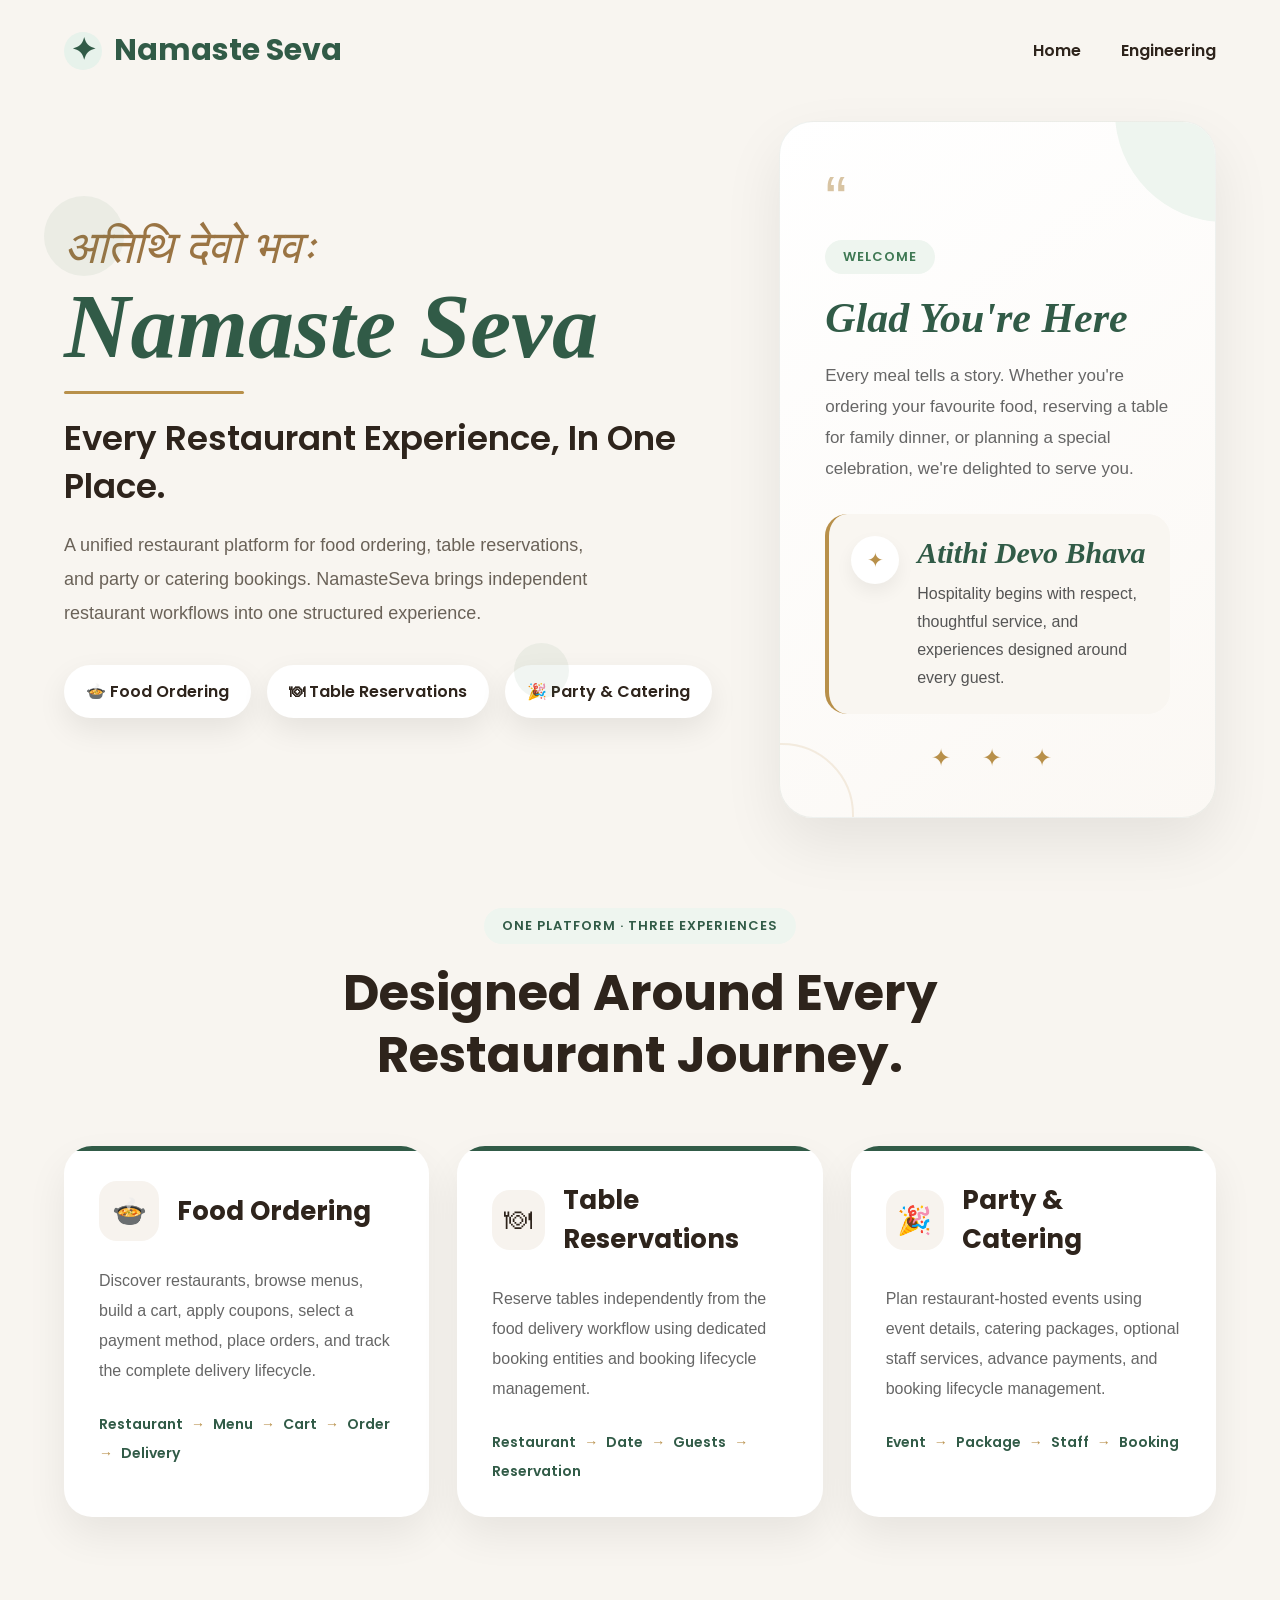
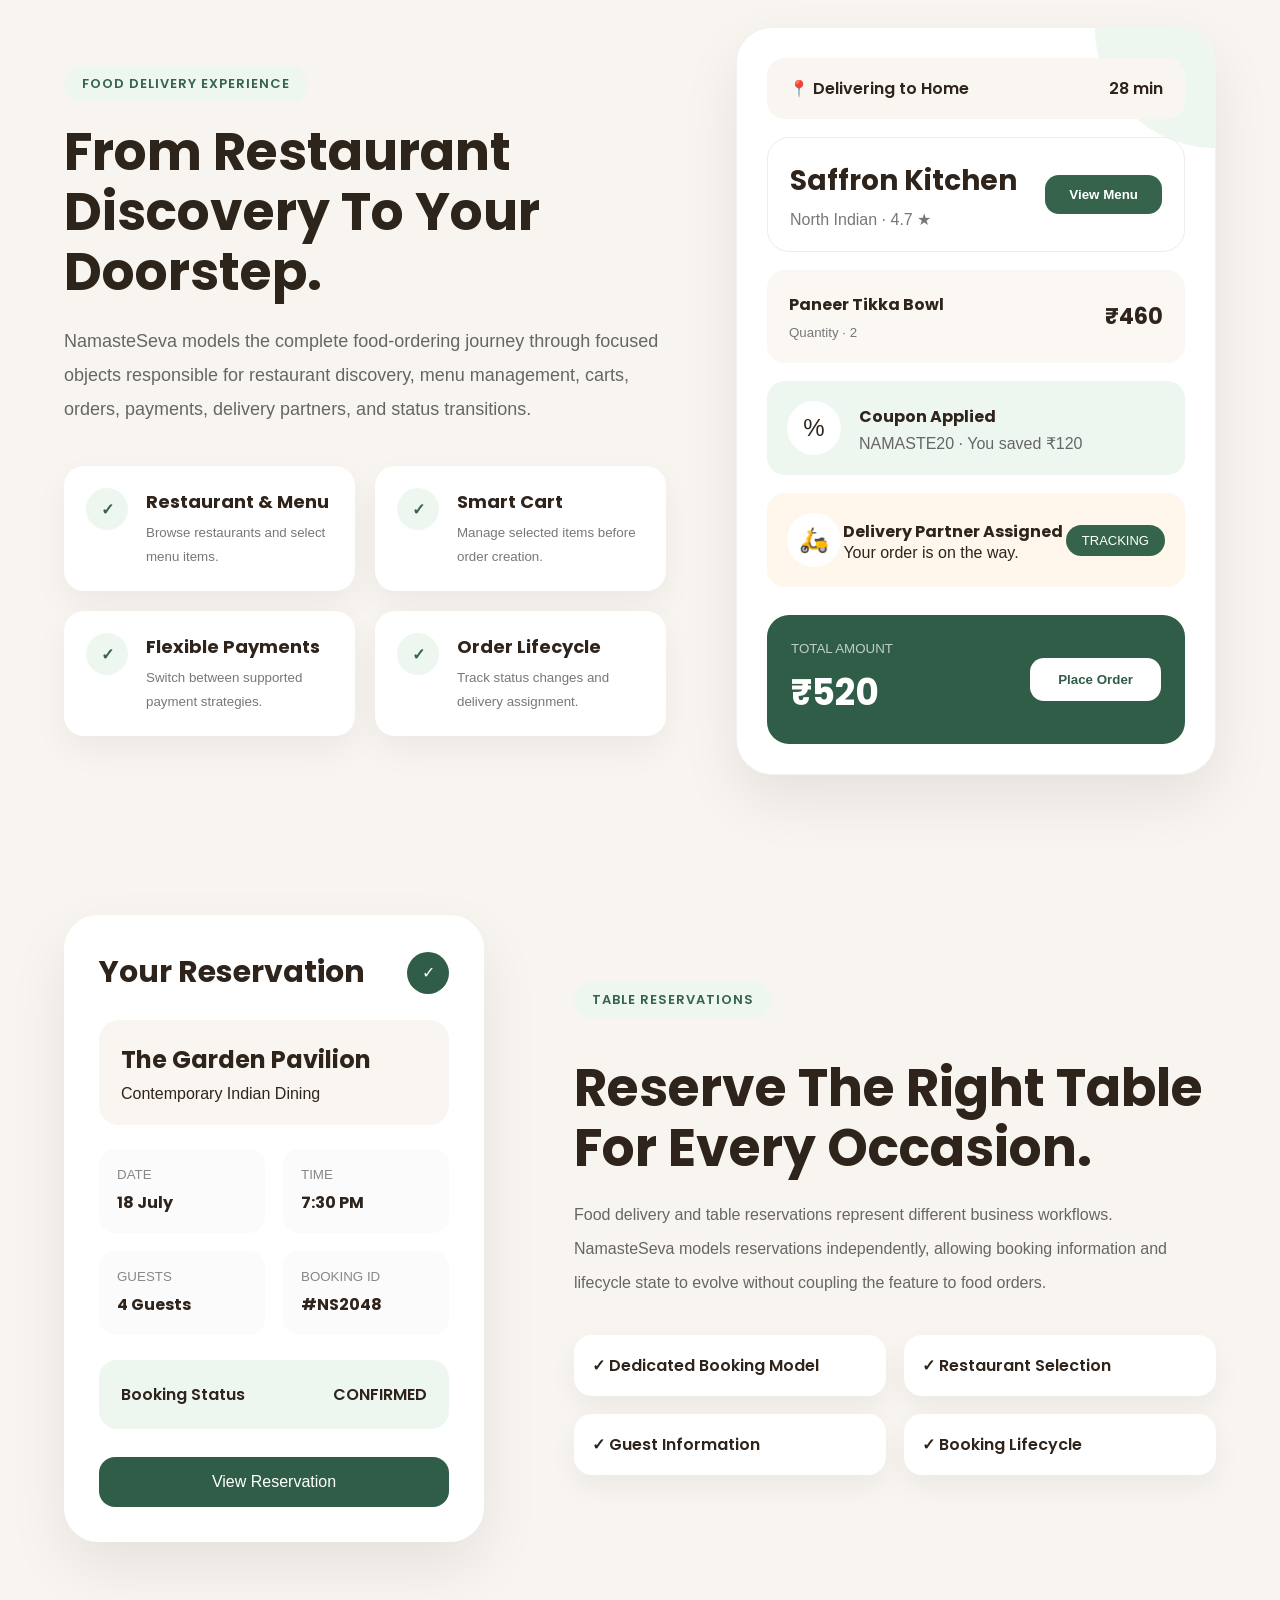
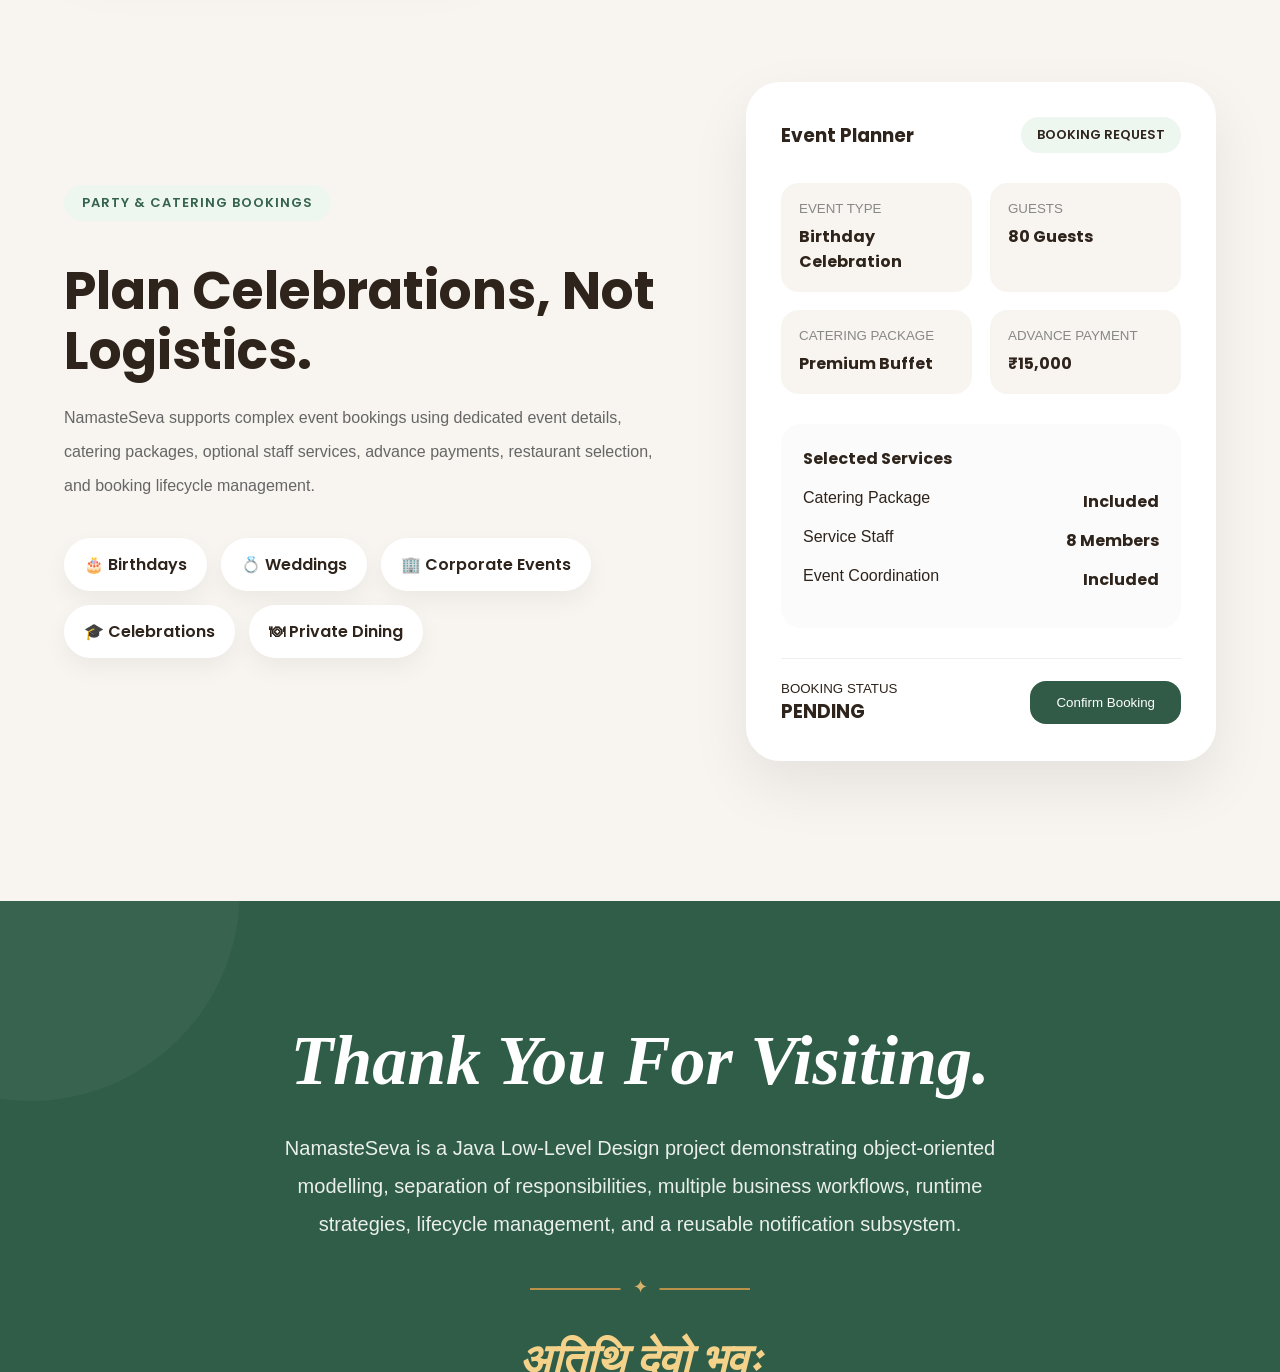
<file: docs/index.html>
<!DOCTYPE html>
<html lang="en">

<head>
    <meta charset="UTF-8">
    <meta name="viewport"
          content="width=device-width, initial-scale=1.0">

    <title>NamasteSeva</title>

    <meta http-equiv="refresh"
          content="0; url=customer.html">
</head>

<body>
    <p>Opening NamasteSeva...</p>

    <a href="customer.html">
        Enter NamasteSeva
    </a>
</body>

</html>
</file>
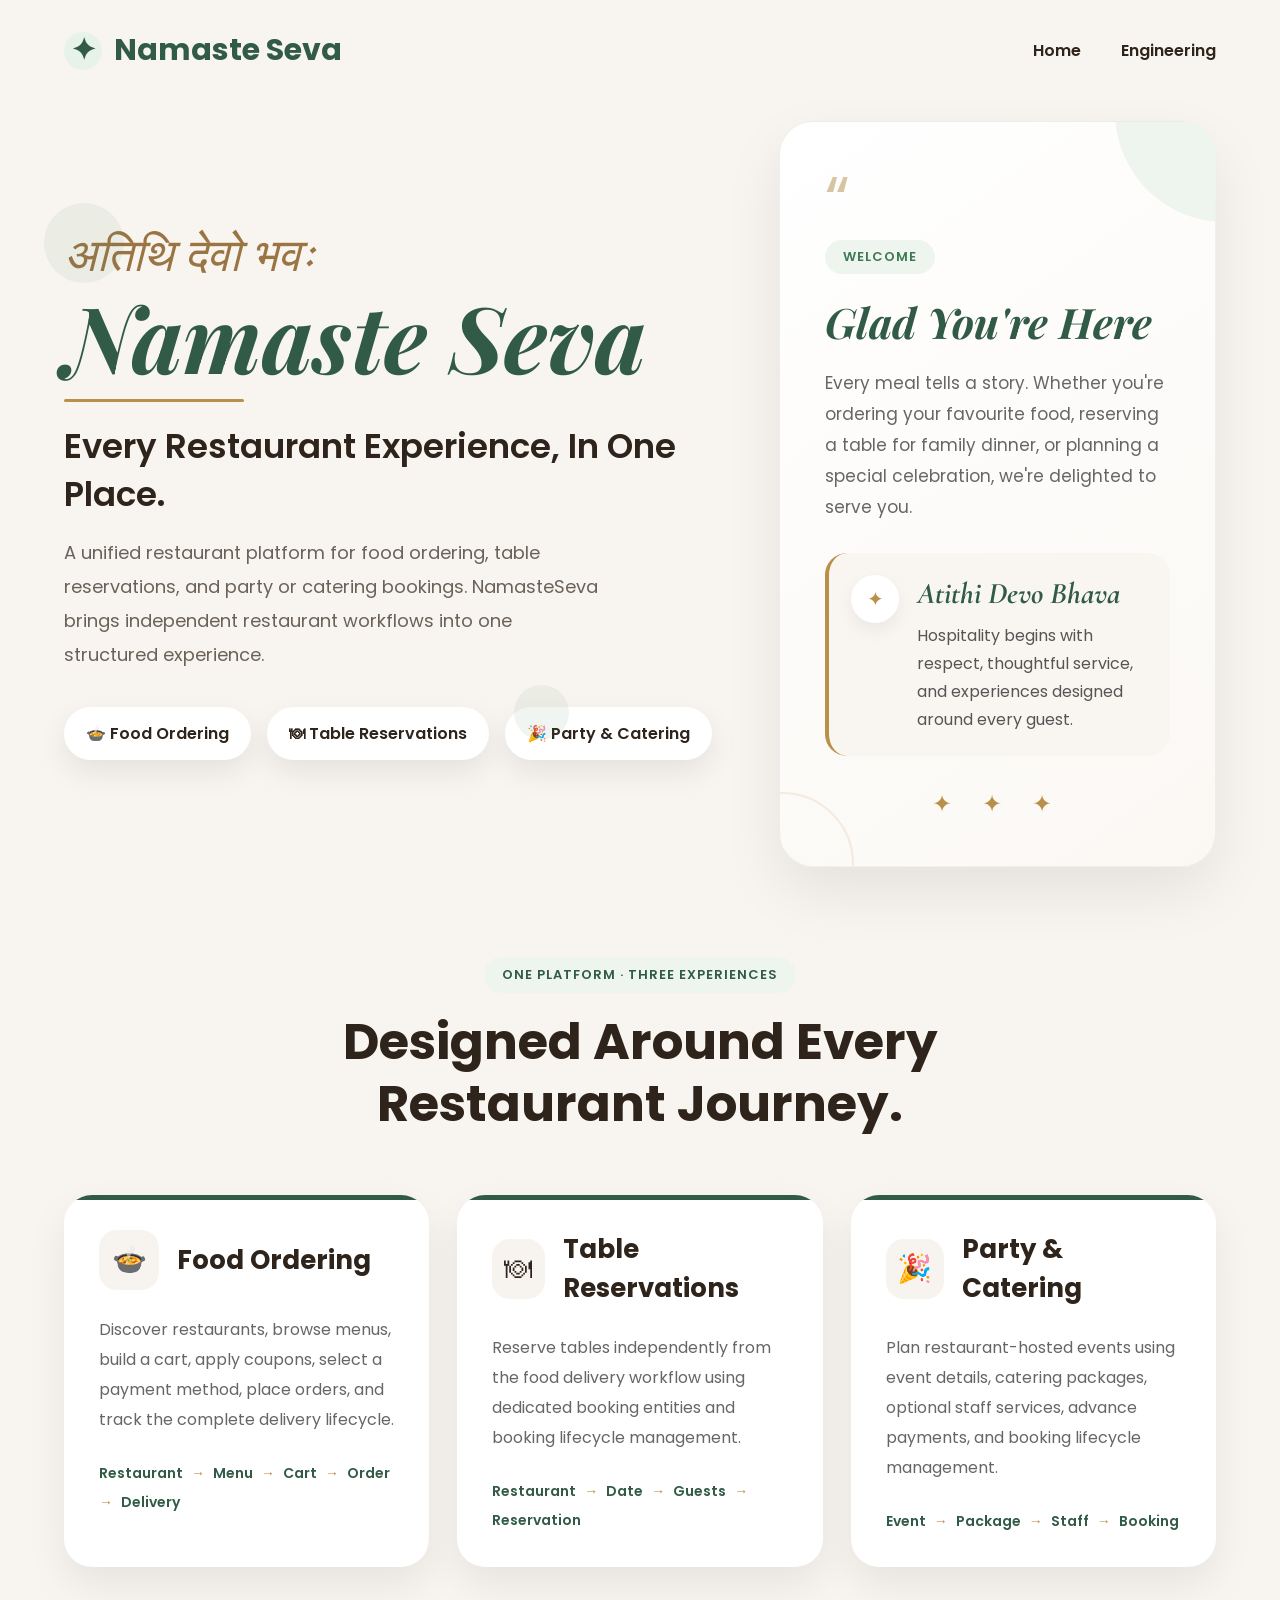
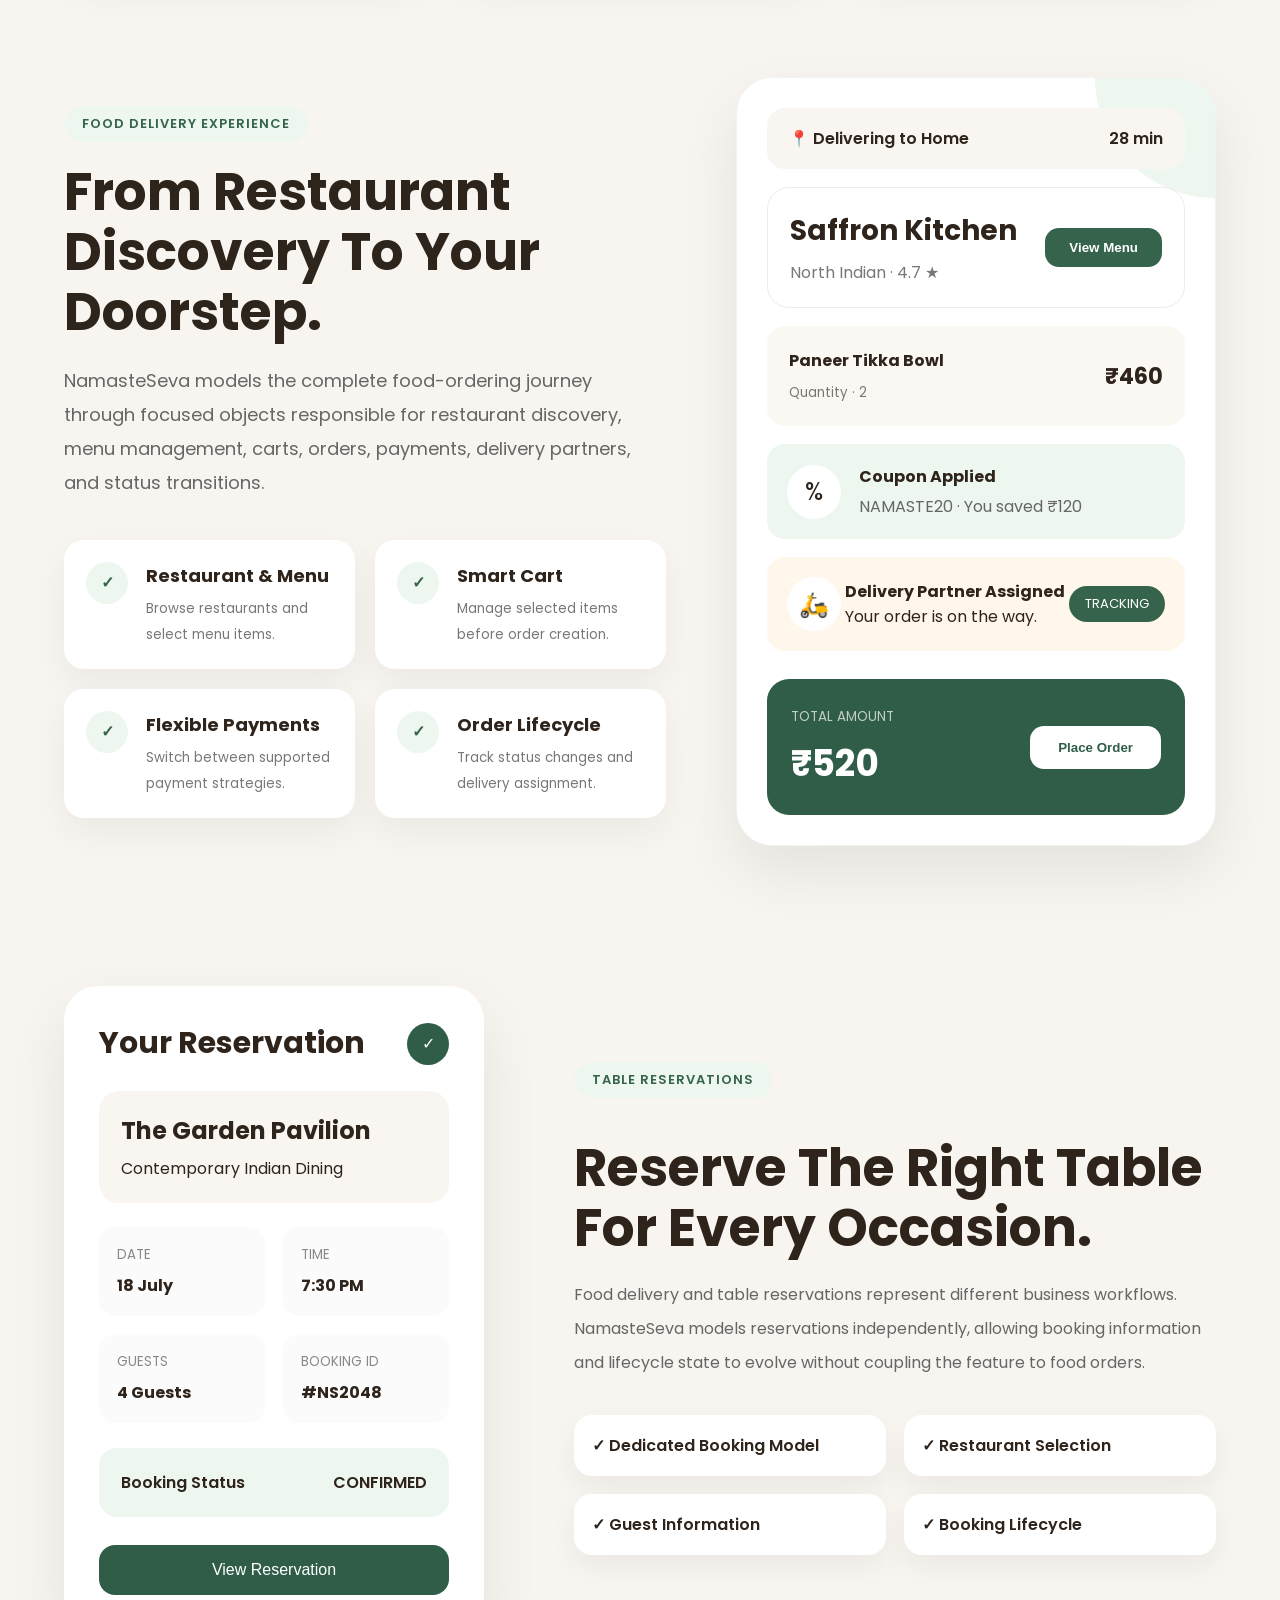
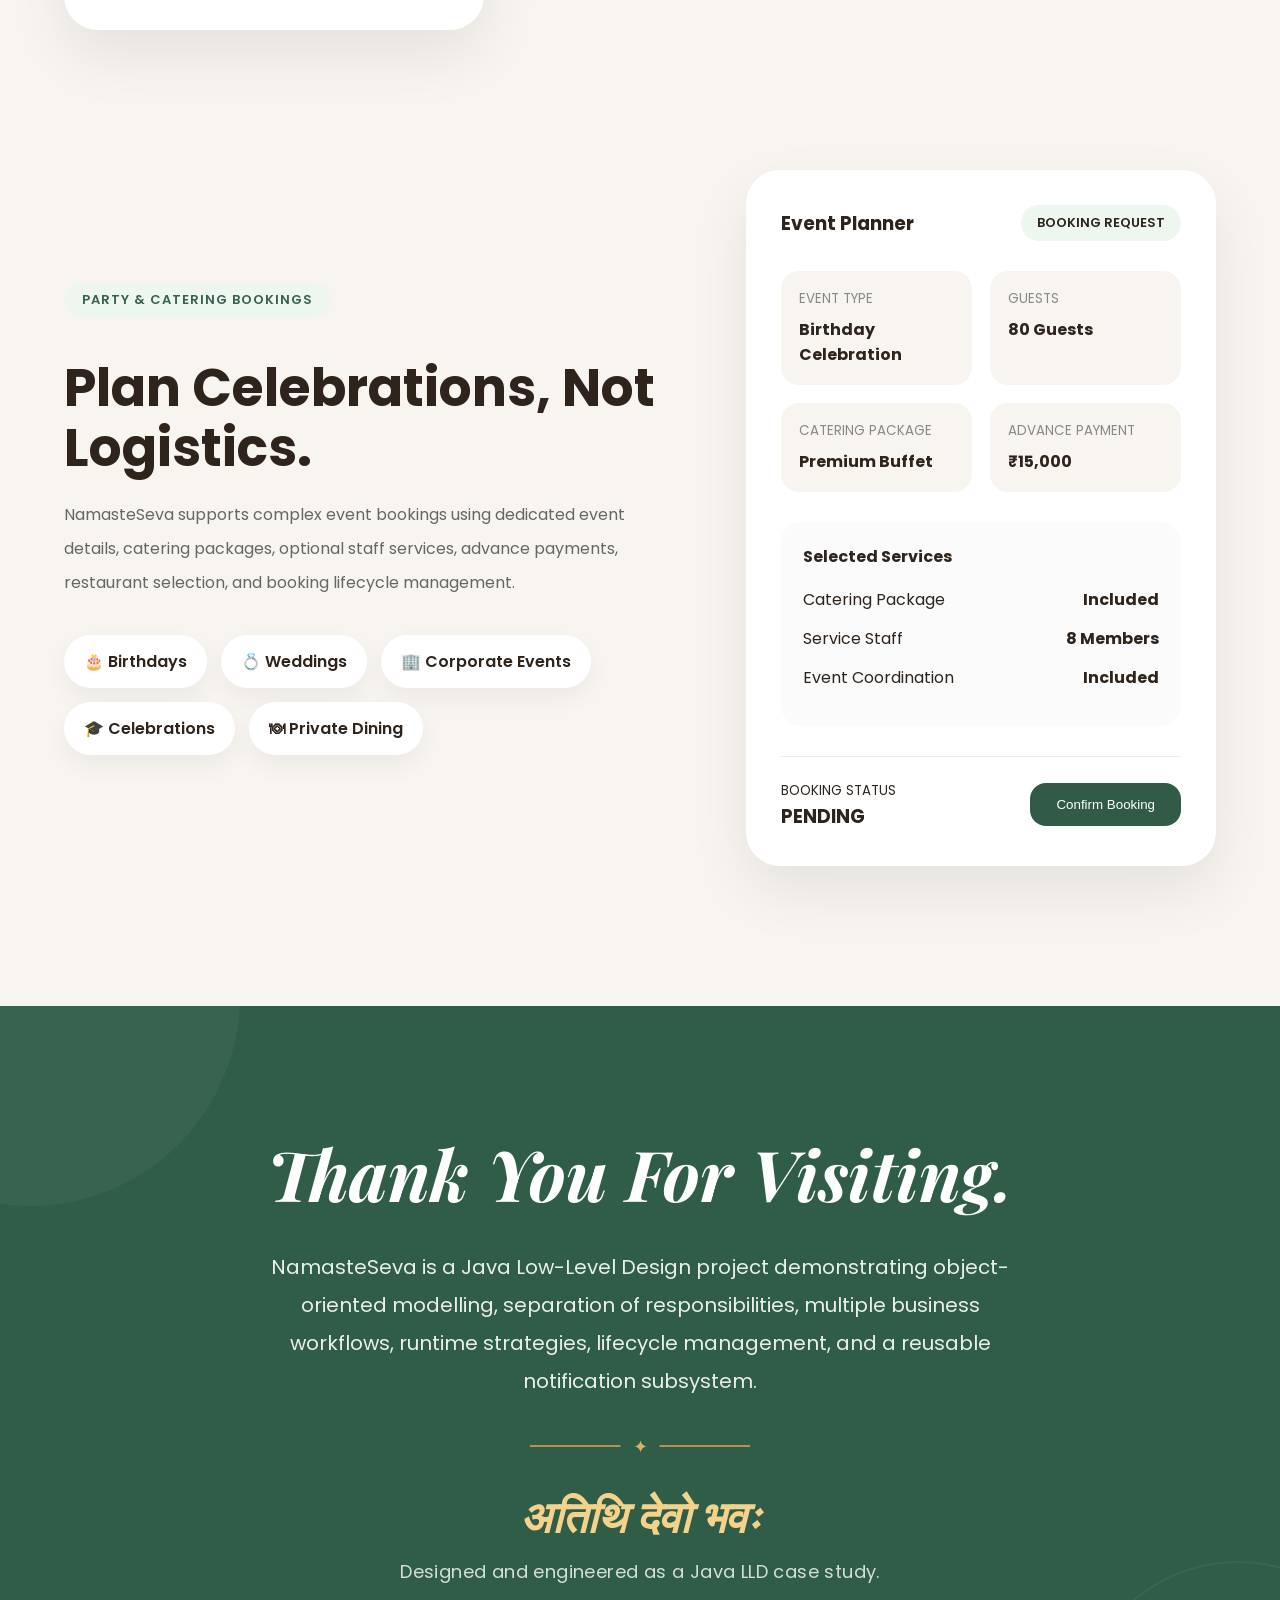
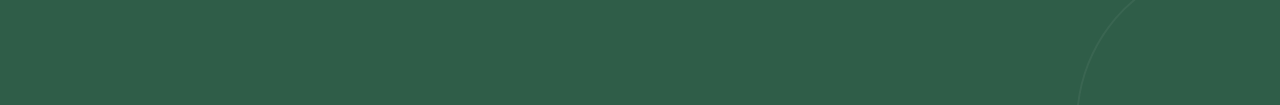
<file: docs/customer.html>
<!DOCTYPE html>
<html lang="en">

<head>
    <meta charset="UTF-8">

    <meta name="viewport"
          content="width=device-width, initial-scale=1.0">

    <title>Namaste Seva | Restaurant Experience Platform</title>

    <!-- Google Fonts -->
    <link rel="preconnect" href="https://fonts.googleapis.com">

    <link rel="preconnect"
          href="https://fonts.gstatic.com"
          crossorigin>

    <link href="https://fonts.googleapis.com/css2?family=Cormorant+Garamond:ital,wght@0,600;0,700;1,600;1,700&family=Playfair+Display:ital,wght@0,600;0,700;1,600;1,700&family=Poppins:wght@400;500;600;700&display=swap"
          rel="stylesheet">

    <!-- Customer Page CSS -->
    <link rel="stylesheet" href="style.css">
</head>


<body>


<!-- =========================================================
     NAVBAR
========================================================= -->

<header class="navbar">

    <div class="brand">

        <div class="brand-icon">✦</div>

        <span>Namaste Seva</span>

    </div>


    <nav class="nav-links">

        <a href="customer.html">Home</a>

        <a href="engineer.html">Engineering</a>

    </nav>

</header>



<!-- =========================================================
     HERO SECTION
========================================================= -->

<main>

<section class="hero">


    <div class="hero-left">

        <div class="leaf leaf-one"></div>

        <div class="leaf leaf-two"></div>


        <p class="sanskrit">
            अतिथि देवो भवः
        </p>


        <h1>
            Namaste Seva
        </h1>


        <div class="hero-line"></div>


        <h2>
            Every Restaurant Experience,
            In One Place.
        </h2>


        <p class="subtitle">

            A unified restaurant platform for food ordering,
            table reservations, and party or catering bookings.

            NamasteSeva brings independent restaurant workflows
            into one structured experience.

        </p>


        <div class="service-pills">

            <span>🍲 Food Ordering</span>

            <span>🍽 Table Reservations</span>

            <span>🎉 Party & Catering</span>

        </div>

    </div>



    <div class="hero-right">


        <article class="welcome-widget">


            <div class="quote-mark">
                “
            </div>


            <span class="welcome-badge">
                WELCOME
            </span>


            <h3>
                Glad You're Here
            </h3>


            <p class="welcome-text">

                Every meal tells a story.

                Whether you're ordering your favourite food,
                reserving a table for family dinner,
                or planning a special celebration,
                we're delighted to serve you.

            </p>


            <div class="quote-card">


                <div class="quote-icon">
                    ✦
                </div>


                <div>

                    <span>
                        Atithi Devo Bhava
                    </span>


                    <p>

                        Hospitality begins with respect,
                        thoughtful service, and experiences
                        designed around every guest.

                    </p>

                </div>


            </div>


            <div class="bottom-decoration">
                ✦ ✦ ✦
            </div>


        </article>


    </div>


</section>



<!-- =========================================================
     SERVICES SECTION
========================================================= -->

<section class="services-section">


    <div class="section-heading">

        <p>
            ONE PLATFORM · THREE EXPERIENCES
        </p>


        <h2>
            Designed Around Every Restaurant Journey.
        </h2>

    </div>



    <div class="services-grid">


        <!-- FOOD ORDERING -->


        <article class="service-box">


            <div class="service-top">

                <div class="service-icon">
                    🍲
                </div>


                <h3>
                    Food Ordering
                </h3>

            </div>


            <p>

                Discover restaurants, browse menus,
                build a cart, apply coupons, select a
                payment method, place orders, and track
                the complete delivery lifecycle.

            </p>


            <div class="workflow">

                Restaurant

                <span>→</span>

                Menu

                <span>→</span>

                Cart

                <span>→</span>

                Order

                <span>→</span>

                Delivery

            </div>


        </article>



        <!-- TABLE BOOKING -->


        <article class="service-box">


            <div class="service-top">

                <div class="service-icon">
                    🍽
                </div>


                <h3>
                    Table Reservations
                </h3>

            </div>


            <p>

                Reserve tables independently from the
                food delivery workflow using dedicated
                booking entities and booking lifecycle
                management.

            </p>


            <div class="workflow">

                Restaurant

                <span>→</span>

                Date

                <span>→</span>

                Guests

                <span>→</span>

                Reservation

            </div>


        </article>



        <!-- CATERING -->


        <article class="service-box">


            <div class="service-top">

                <div class="service-icon">
                    🎉
                </div>


                <h3>
                    Party & Catering
                </h3>

            </div>


            <p>

                Plan restaurant-hosted events using event
                details, catering packages, optional staff
                services, advance payments, and booking
                lifecycle management.

            </p>


            <div class="workflow">

                Event

                <span>→</span>

                Package

                <span>→</span>

                Staff

                <span>→</span>

                Booking

            </div>


        </article>


    </div>


</section>



<!-- =========================================================
     FOOD ORDERING SHOWCASE
========================================================= -->

<section class="feature-showcase">


    <div class="feature-left">


        <span class="section-tag">
            FOOD DELIVERY EXPERIENCE
        </span>


        <h2>
            From Restaurant Discovery
            To Your Doorstep.
        </h2>


        <p>

            NamasteSeva models the complete food-ordering
            journey through focused objects responsible for
            restaurant discovery, menu management, carts,
            orders, payments, delivery partners, and status
            transitions.

        </p>



        <div class="feature-list">


            <div class="feature-item">

                <div class="check">
                    ✓
                </div>

                <div>

                    <h4>
                        Restaurant & Menu
                    </h4>

                    <small>
                        Browse restaurants and select menu items.
                    </small>

                </div>

            </div>



            <div class="feature-item">

                <div class="check">
                    ✓
                </div>

                <div>

                    <h4>
                        Smart Cart
                    </h4>

                    <small>
                        Manage selected items before order creation.
                    </small>

                </div>

            </div>



            <div class="feature-item">

                <div class="check">
                    ✓
                </div>

                <div>

                    <h4>
                        Flexible Payments
                    </h4>

                    <small>
                        Switch between supported payment strategies.
                    </small>

                </div>

            </div>



            <div class="feature-item">

                <div class="check">
                    ✓
                </div>

                <div>

                    <h4>
                        Order Lifecycle
                    </h4>

                    <small>
                        Track status changes and delivery assignment.
                    </small>

                </div>

            </div>


        </div>


    </div>



    <!-- ORDER UI -->


    <div class="order-ui">


        <div class="location">

            <span>
                📍 Delivering to Home
            </span>

            <span>
                28 min
            </span>

        </div>



        <div class="restaurant">


            <div>

                <h3>
                    Saffron Kitchen
                </h3>

                <p>
                    North Indian · 4.7 ★
                </p>

            </div>


            <button>
                View Menu
            </button>


        </div>



        <div class="food-card">


            <div>

                <strong>
                    Paneer Tikka Bowl
                </strong>

                <small>
                    Quantity · 2
                </small>

            </div>


            <span>
                ₹460
            </span>


        </div>



        <div class="coupon-card">


            <div>
                %
            </div>


            <div>

                <strong>
                    Coupon Applied
                </strong>

                <p>
                    NAMASTE20 · You saved ₹120
                </p>

            </div>


        </div>



        <div class="delivery-card">


            <div>
                🛵
            </div>


            <div>

                <strong>
                    Delivery Partner Assigned
                </strong>

                <p>
                    Your order is on the way.
                </p>

            </div>


            <span>
                TRACKING
            </span>


        </div>



        <div class="payment-card">


            <div>

                <small>
                    TOTAL AMOUNT
                </small>

                <h3>
                    ₹520
                </h3>

            </div>


            <button>
                Place Order
            </button>


        </div>


    </div>


</section>



<!-- =========================================================
     TABLE RESERVATION
========================================================= -->

<section class="reservation-showcase">


    <!-- BOOKING UI -->


    <div class="reservation-ui">


        <div class="booking-header">


            <h3>
                Your Reservation
            </h3>


            <span>
                ✓
            </span>


        </div>



        <div class="booking-card">


            <h4>
                The Garden Pavilion
            </h4>


            <p>
                Contemporary Indian Dining
            </p>


        </div>



        <div class="booking-grid">


            <div>

                <small>
                    DATE
                </small>

                <strong>
                    18 July
                </strong>

            </div>



            <div>

                <small>
                    TIME
                </small>

                <strong>
                    7:30 PM
                </strong>

            </div>



            <div>

                <small>
                    GUESTS
                </small>

                <strong>
                    4 Guests
                </strong>

            </div>



            <div>

                <small>
                    BOOKING ID
                </small>

                <strong>
                    #NS2048
                </strong>

            </div>


        </div>



        <div class="payment-status">

            <span>
                Booking Status
            </span>

            <span>
                CONFIRMED
            </span>

        </div>


        <button>
            View Reservation
        </button>


    </div>



    <!-- RESERVATION CONTENT -->


    <div class="reservation-content">


        <span class="section-tag">
            TABLE RESERVATIONS
        </span>


        <h2>
            Reserve The Right Table
            For Every Occasion.
        </h2>


        <p>

            Food delivery and table reservations represent
            different business workflows.

            NamasteSeva models reservations independently,
            allowing booking information and lifecycle state
            to evolve without coupling the feature to food
            orders.

        </p>



        <div class="reservation-features">


            <div class="reservation-chip">
                ✓ Dedicated Booking Model
            </div>


            <div class="reservation-chip">
                ✓ Restaurant Selection
            </div>


            <div class="reservation-chip">
                ✓ Guest Information
            </div>


            <div class="reservation-chip">
                ✓ Booking Lifecycle
            </div>


        </div>


    </div>


</section>



<!-- =========================================================
     PARTY & CATERING
========================================================= -->

<section class="catering-showcase">


    <div class="catering-content">


        <span class="section-tag">
            PARTY & CATERING BOOKINGS
        </span>


        <h2>
            Plan Celebrations,
            Not Logistics.
        </h2>


        <p>

            NamasteSeva supports complex event bookings
            using dedicated event details, catering packages,
            optional staff services, advance payments,
            restaurant selection, and booking lifecycle
            management.

        </p>



        <div class="event-tags">

            <span>🎂 Birthdays</span>

            <span>💍 Weddings</span>

            <span>🏢 Corporate Events</span>

            <span>🎓 Celebrations</span>

            <span>🍽 Private Dining</span>

        </div>


    </div>



    <!-- EVENT PLANNER -->


    <div class="planner">


        <div class="planner-top">


            <h3>
                Event Planner
            </h3>


            <span>
                BOOKING REQUEST
            </span>


        </div>



        <div class="planner-grid">


            <div>

                <small>
                    EVENT TYPE
                </small>

                <strong>
                    Birthday Celebration
                </strong>

            </div>



            <div>

                <small>
                    GUESTS
                </small>

                <strong>
                    80 Guests
                </strong>

            </div>



            <div>

                <small>
                    CATERING PACKAGE
                </small>

                <strong>
                    Premium Buffet
                </strong>

            </div>



            <div>

                <small>
                    ADVANCE PAYMENT
                </small>

                <strong>
                    ₹15,000
                </strong>

            </div>


        </div>



        <div class="planner-services">


            <h4>
                Selected Services
            </h4>


            <div class="service-row">

                <span>
                    Catering Package
                </span>

                <strong>
                    Included
                </strong>

            </div>



            <div class="service-row">

                <span>
                    Service Staff
                </span>

                <strong>
                    8 Members
                </strong>

            </div>



            <div class="service-row">

                <span>
                    Event Coordination
                </span>

                <strong>
                    Included
                </strong>

            </div>


        </div>



        <div class="planner-footer">


            <div>

                <small>
                    BOOKING STATUS
                </small>

                <h3>
                    PENDING
                </h3>

            </div>


            <button>
                Confirm Booking
            </button>


        </div>


    </div>


</section>



<!-- =========================================================
     THANK YOU / FOOTER
========================================================= -->

<section class="thankyou">


    <div class="thankyou-content">


        <h2>
            Thank You For Visiting.
        </h2>


        <p>

            NamasteSeva is a Java Low-Level Design project
            demonstrating object-oriented modelling,
            separation of responsibilities, multiple business
            workflows, runtime strategies, lifecycle
            management, and a reusable notification subsystem.

        </p>


        <div class="footer-line"></div>


        <h3>
            अतिथि देवो भवः
        </h3>


        <span>
            Designed and engineered as a Java LLD case study.
        </span>


    </div>


</section>


</main>


</body>

</html>
</file>
<file: docs/style.css>
*{
margin:0;
padding:0;
box-sizing:border-box;
}

body{

font-family:Poppins,sans-serif;

background:#F8F5F0;

color:#2E241C;

overflow-x:hidden;

}

.navbar{

width:90%;

margin:auto;

padding:28px 0;

display:flex;

justify-content:space-between;

align-items:center;

}

.brand{

display:flex;

align-items:center;

gap:12px;

font-size:30px;

font-weight:700;

color:#315B47;

}

.brand-icon{

width:38px;

height:38px;

border-radius:50%;

background:#E7F2EB;

display:flex;

justify-content:center;

align-items:center;

}

.nav-links{

display:flex;

gap:40px;

}

.nav-links a{

text-decoration:none;

font-weight:600;

color:#2E241C;

}

.hero{

width:90%;

margin:20px auto;

display:grid;

grid-template-columns:1.2fr .8fr;

align-items:center;

gap:60px;

min-height:75vh;

}

.hero-left{

position:relative;

}

.leaf{

position:absolute;

width:80px;

height:80px;

border-radius:50%;

background:rgba(79,127,90,.08);

}

.leaf-one{

top:-25px;

left:-20px;

}

.leaf-two{

bottom:20px;

right:150px;

width:55px;

height:55px;

}

.sanskrit{

font-family:"Cormorant Garamond",serif;

font-size:46px;

font-style:italic;

color:#9A7443;

margin-bottom:8px;

}

.hero h1{

font-family:"Playfair Display",serif;

font-style:italic;

font-size:92px;

line-height:0.95;

color:#315B47;

}

.hero-line{

width:180px;

height:3px;

background:#B8904A;

margin:20px 0;

border-radius:30px;

}

.hero h2{

font-size:34px;

font-weight:600;

line-height:48px;

margin-bottom:18px;

}

.subtitle{

font-size:18px;

line-height:34px;

max-width:540px;

color:#6A6258;

}

.service-pills{

display:flex;

gap:16px;

margin-top:35px;

flex-wrap:wrap;

}

.service-pills span{

background:white;

padding:14px 22px;

border-radius:50px;

box-shadow:0 12px 30px rgba(0,0,0,.08);

font-weight:600;

}

.hero-right{

display:flex;

justify-content:center;

}

.welcome-widget{

position:relative;

background:linear-gradient(145deg,#ffffff,#fbf8f4);

padding:45px;

border-radius:34px;

box-shadow:0 25px 60px rgba(0,0,0,.08);

overflow:hidden;

border:1px solid rgba(60,90,70,.08);

}

.welcome-widget::before{

content:"";

position:absolute;

width:220px;

height:220px;

background:#EEF5EF;

border-radius:50%;

top:-120px;

right:-120px;

}

.welcome-widget::after{

content:"";

position:absolute;

width:140px;

height:140px;

border:2px solid rgba(184,144,74,.15);

border-radius:50%;

bottom:-70px;

left:-70px;

}

.quote-mark{

font-size:65px;

color:#D8C4A3;

line-height:1;

margin-bottom:8px;

}

.welcome-badge{

display:inline-block;

padding:7px 18px;

border-radius:30px;

background:#EEF5EF;

color:#3E7853;

font-weight:600;

font-size:13px;

letter-spacing:1px;

margin-bottom:20px;

}

.welcome-widget h3{

font-family:"Playfair Display",serif;

font-size:42px;

font-style:italic;

color:#315B47;

margin-bottom:18px;

}

.welcome-text{

font-size:17px;

line-height:31px;

color:#666;

margin-bottom:30px;

}

.quote-card{

background:#F9F6F1;

padding:22px;

border-radius:22px;

border-left:4px solid #B8904A;

display:flex;

gap:18px;

align-items:flex-start;

}

.quote-icon{

width:48px;

height:48px;

border-radius:50%;

background:white;

display:flex;

align-items:center;

justify-content:center;

font-size:20px;

color:#B8904A;

flex-shrink:0;

box-shadow:0 8px 18px rgba(0,0,0,.06);

}

.quote-card span{

display:block;

font-family:"Cormorant Garamond",serif;

font-size:30px;

font-weight:700;

font-style:italic;

color:#315B47;

margin-bottom:10px;

}

.quote-card p{

margin:0;

line-height:28px;

color:#555;

}

.bottom-decoration{

margin-top:30px;

text-align:center;

font-size:24px;

color:#B8904A;

letter-spacing:12px;

}

.floating-card h3{

font-size:30px;

margin-bottom:22px;

color:#315B47;

}

.floating-card ul{

list-style:none;

display:flex;

flex-direction:column;

gap:18px;

font-size:17px;

color:#555;

}
/*=============================

Restaurant Services

==============================*/

.services-section{

width:90%;

margin:90px auto;

}

.section-heading{

text-align:center;

margin-bottom:60px;

}

.section-heading p{

display:inline-block;

padding:8px 18px;

background:#EEF5EF;

border-radius:30px;

font-size:13px;

font-weight:600;

letter-spacing:1px;

color:#315B47;

margin-bottom:18px;

}

.section-heading h2{

font-size:50px;

line-height:62px;

max-width:700px;

margin:auto;

}

.services-grid{

display:grid;

grid-template-columns:repeat(3,1fr);

gap:28px;

}

.service-box{

background:white;

padding:35px;

border-radius:28px;

box-shadow:0 18px 40px rgba(0,0,0,.07);

transition:.3s;

position:relative;

overflow:hidden;

}

.service-box::before{

content:"";

position:absolute;

top:0;

left:0;

width:100%;

height:5px;

background:#315B47;

}

.service-box:hover{

transform:translateY(-10px);

}

.service-top{

display:flex;

align-items:center;

gap:18px;

margin-bottom:25px;

}

.service-icon{

width:60px;

height:60px;

background:#F7F3EE;

border-radius:18px;

display:flex;

justify-content:center;

align-items:center;

font-size:28px;

}

.service-top h3{

font-size:26px;

}

.service-box p{

line-height:30px;

font-size:16px;

color:#666;

margin-bottom:28px;

}

.workflow{

display:flex;

flex-wrap:wrap;

gap:8px;

font-size:14px;

font-weight:600;

color:#315B47;

}

.workflow span{

color:#B8904A;

}

/*==============================
FOOD DELIVERY SHOWCASE
==============================*/

.feature-showcase{

width:90%;
margin:110px auto;

display:grid;
grid-template-columns:1fr 480px;
gap:70px;
align-items:center;

}

.section-tag{

display:inline-block;
padding:8px 18px;
border-radius:40px;
background:#EEF6F0;
color:#35634B;
font-size:13px;
font-weight:600;
letter-spacing:1px;
margin-bottom:20px;

}

.feature-left h2{

font-size:52px;
line-height:60px;
margin-bottom:22px;
color:#2D241C;

}

.feature-left p{

font-size:18px;
line-height:34px;
color:#666;
margin-bottom:40px;

}

.feature-list{

display:grid;
grid-template-columns:repeat(2,1fr);
gap:20px;

}

.feature-item{

display:flex;
gap:18px;
align-items:flex-start;

padding:22px;

background:white;

border-radius:20px;

box-shadow:0 14px 35px rgba(0,0,0,.05);

transition:.3s;

}

.feature-item:hover{

transform:translateY(-6px);

}

.check{

width:42px;
height:42px;

background:#EEF6F0;

border-radius:50%;

display:flex;
justify-content:center;
align-items:center;

font-weight:700;

color:#35634B;

flex-shrink:0;

}

.feature-item h4{

margin-bottom:6px;
font-size:18px;

}

.feature-item small{

color:#777;
line-height:24px;

}


/*========================*/

.order-ui{

background:white;

padding:30px;

border-radius:36px;

box-shadow:0 25px 60px rgba(0,0,0,.08);

border:1px solid rgba(0,0,0,.05);

display:flex;
flex-direction:column;
gap:18px;

position:relative;

overflow:hidden;

}

.order-ui::before{

content:"";

position:absolute;

top:-120px;
right:-120px;

width:240px;
height:240px;

background:#EEF6F0;

border-radius:50%;

}

.location{

display:flex;
justify-content:space-between;
align-items:center;

padding:18px 22px;

background:#F9F6F1;

border-radius:18px;

font-weight:600;

z-index:2;

}

.restaurant{

display:flex;
justify-content:space-between;
align-items:center;

padding:22px;

border-radius:22px;

background:white;

border:1px solid #ECECEC;

z-index:2;

}

.restaurant h3{

font-size:28px;
margin-bottom:8px;

}

.restaurant p{

color:#777;

}

.restaurant button{

padding:12px 24px;

border:none;

background:#35634B;

color:white;

border-radius:14px;

cursor:pointer;

font-weight:600;

}

.food-card{

display:flex;
justify-content:space-between;
align-items:center;

padding:22px;

border-radius:18px;

background:#FBF8F4;

}

.food-card strong{

display:block;
margin-bottom:6px;

}

.food-card small{

color:#777;

}

.food-card span{

font-size:22px;
font-weight:700;

}

.coupon-card{

display:flex;
gap:18px;
align-items:center;

padding:20px;

background:#EEF6F0;

border-radius:18px;

}

.coupon-card div:first-child{

width:54px;
height:54px;

background:white;

border-radius:50%;

display:flex;
justify-content:center;
align-items:center;

font-size:24px;

}

.coupon-card p{

margin-top:5px;

color:#666;

}

.delivery-card{

display:flex;
align-items:center;
justify-content:space-between;

padding:20px;

border-radius:18px;

background:#FFF7EB;

}

.delivery-card div:first-child{

width:54px;
height:54px;

background:white;

border-radius:50%;

display:flex;
justify-content:center;
align-items:center;

font-size:24px;

}

.delivery-card span{

padding:8px 16px;

background:#35634B;

color:white;

border-radius:30px;

font-size:13px;

}

.payment-card{

display:flex;
justify-content:space-between;
align-items:center;

padding:24px;

background:#2F5D48;

border-radius:22px;

color:white;

margin-top:10px;

}

.payment-card small{

opacity:.7;

}

.payment-card h3{

margin-top:8px;

font-size:36px;

}

.payment-card button{

border:none;

background:white;

color:#2F5D48;

padding:14px 28px;

border-radius:14px;

font-weight:600;

cursor:pointer;

transition:.3s;

}

.payment-card button:hover{

transform:translateY(-2px);

}
/*========================

TABLE RESERVATION

=========================*/

.reservation-showcase{

width:90%;

margin:140px auto;

display:grid;

grid-template-columns:420px 1fr;

gap:90px;

align-items:center;

}

.reservation-ui{

background:white;

padding:35px;

border-radius:34px;

box-shadow:0 25px 60px rgba(0,0,0,.08);

}

.booking-header{

display:flex;

justify-content:space-between;

align-items:center;

margin-bottom:25px;

}

.booking-header h3{

font-size:30px;

}

.booking-header span{

width:42px;

height:42px;

background:#2F5D48;

color:white;

border-radius:50%;

display:flex;

justify-content:center;

align-items:center;

}

.booking-card{

background:#F9F6F1;

padding:22px;

border-radius:20px;

margin-bottom:24px;

}

.booking-card h4{

font-size:24px;

margin-bottom:8px;

}

.booking-grid{

display:grid;

grid-template-columns:1fr 1fr;

gap:18px;

margin-bottom:25px;

}

.booking-grid div{

background:#FBFBFB;

padding:18px;

border-radius:16px;

}

.booking-grid small{

display:block;

margin-bottom:8px;

color:#888;

}

.payment-status{

display:flex;

justify-content:space-between;

padding:22px;

background:#EEF6F0;

border-radius:18px;

margin-bottom:28px;

font-weight:600;

}

.reservation-ui button{

width:100%;

padding:16px;

border:none;

background:#2F5D48;

color:white;

border-radius:16px;

font-size:16px;

cursor:pointer;

}

.reservation-content h2{

font-size:52px;

line-height:60px;

margin:20px 0;

}

.reservation-content p{

line-height:34px;

color:#666;

margin-bottom:35px;

}

.reservation-features{

display:grid;

grid-template-columns:repeat(2,1fr);

gap:18px;

}

.reservation-chip{

padding:18px;

background:white;

border-radius:18px;

box-shadow:0 12px 28px rgba(0,0,0,.05);

font-weight:600;

}
/*========================

CATERING

========================*/

.catering-showcase{

width:90%;
margin:140px auto;

display:grid;
grid-template-columns:1fr 470px;
gap:80px;
align-items:center;

}

.catering-content h2{

font-size:52px;
line-height:60px;
margin:20px 0;

}

.catering-content p{

line-height:34px;
color:#666;
margin-bottom:35px;

}

.event-tags{

display:flex;
flex-wrap:wrap;
gap:14px;

}

.event-tags span{

padding:14px 20px;

background:white;

border-radius:30px;

box-shadow:0 10px 25px rgba(0,0,0,.05);

font-weight:600;

}

.planner{

background:white;

border-radius:34px;

padding:35px;

box-shadow:0 25px 60px rgba(0,0,0,.08);

}

.planner-top{

display:flex;
justify-content:space-between;
align-items:center;

margin-bottom:30px;

}

.planner-top span{

padding:8px 16px;

background:#EEF6F0;

border-radius:30px;

font-size:13px;

font-weight:600;

}

.planner-grid{

display:grid;

grid-template-columns:repeat(2,1fr);

gap:18px;

margin-bottom:30px;

}

.planner-grid div{

padding:18px;

background:#F8F5F0;

border-radius:18px;

}

.planner-grid small{

display:block;

margin-bottom:8px;

color:#888;

}

.planner-services{

padding:22px;

background:#FBFBFB;

border-radius:20px;

margin-bottom:30px;

}

.planner-services h4{

margin-bottom:18px;

}

.service-row{

display:flex;
justify-content:space-between;

margin-bottom:14px;

}

.planner-footer{

display:flex;
justify-content:space-between;
align-items:center;

padding-top:20px;

border-top:1px solid #EEE;

}

.planner-footer button{

padding:14px 26px;

background:#315B47;

color:white;

border:none;

border-radius:16px;

cursor:pointer;

}
/*========================

THANK YOU

========================*/

.thankyou{

margin-top:140px;

padding:120px 0;

background:#2F5D48;

color:white;

text-align:center;

position:relative;

overflow:hidden;

}

.thankyou::before{

content:"";

position:absolute;

width:420px;

height:420px;

background:rgba(255,255,255,.04);

border-radius:50%;

top:-220px;

left:-180px;

}

.thankyou::after{

content:"";

position:absolute;

width:320px;

height:320px;

border:2px solid rgba(255,255,255,.05);

border-radius:50%;

bottom:-180px;

right:-120px;

}

.thankyou-content{

width:70%;

margin:auto;

position:relative;

z-index:2;

}

.thankyou h2{

font-family:"Playfair Display",serif;

font-size:70px;

font-style:italic;

margin-bottom:28px;

}

.thankyou p{

font-size:20px;

line-height:38px;

max-width:760px;

margin:auto;

opacity:.9;

}

.footer-line{

width:220px;

height:2px;

background:#B8904A;

margin:45px auto;

position:relative;

}

.footer-line::before{

content:"✦";

position:absolute;

left:50%;

top:-12px;

transform:translateX(-50%);

background:#2F5D48;

padding:0 12px;

color:#D8B26A;

font-size:18px;

}

.thankyou h3{

font-family:"Cormorant Garamond",serif;

font-size:44px;

font-style:italic;

color:#F5D28A;

margin-bottom:12px;

}

.thankyou span{

font-size:18px;

opacity:.8;

letter-spacing:.4px;

}
</file>
